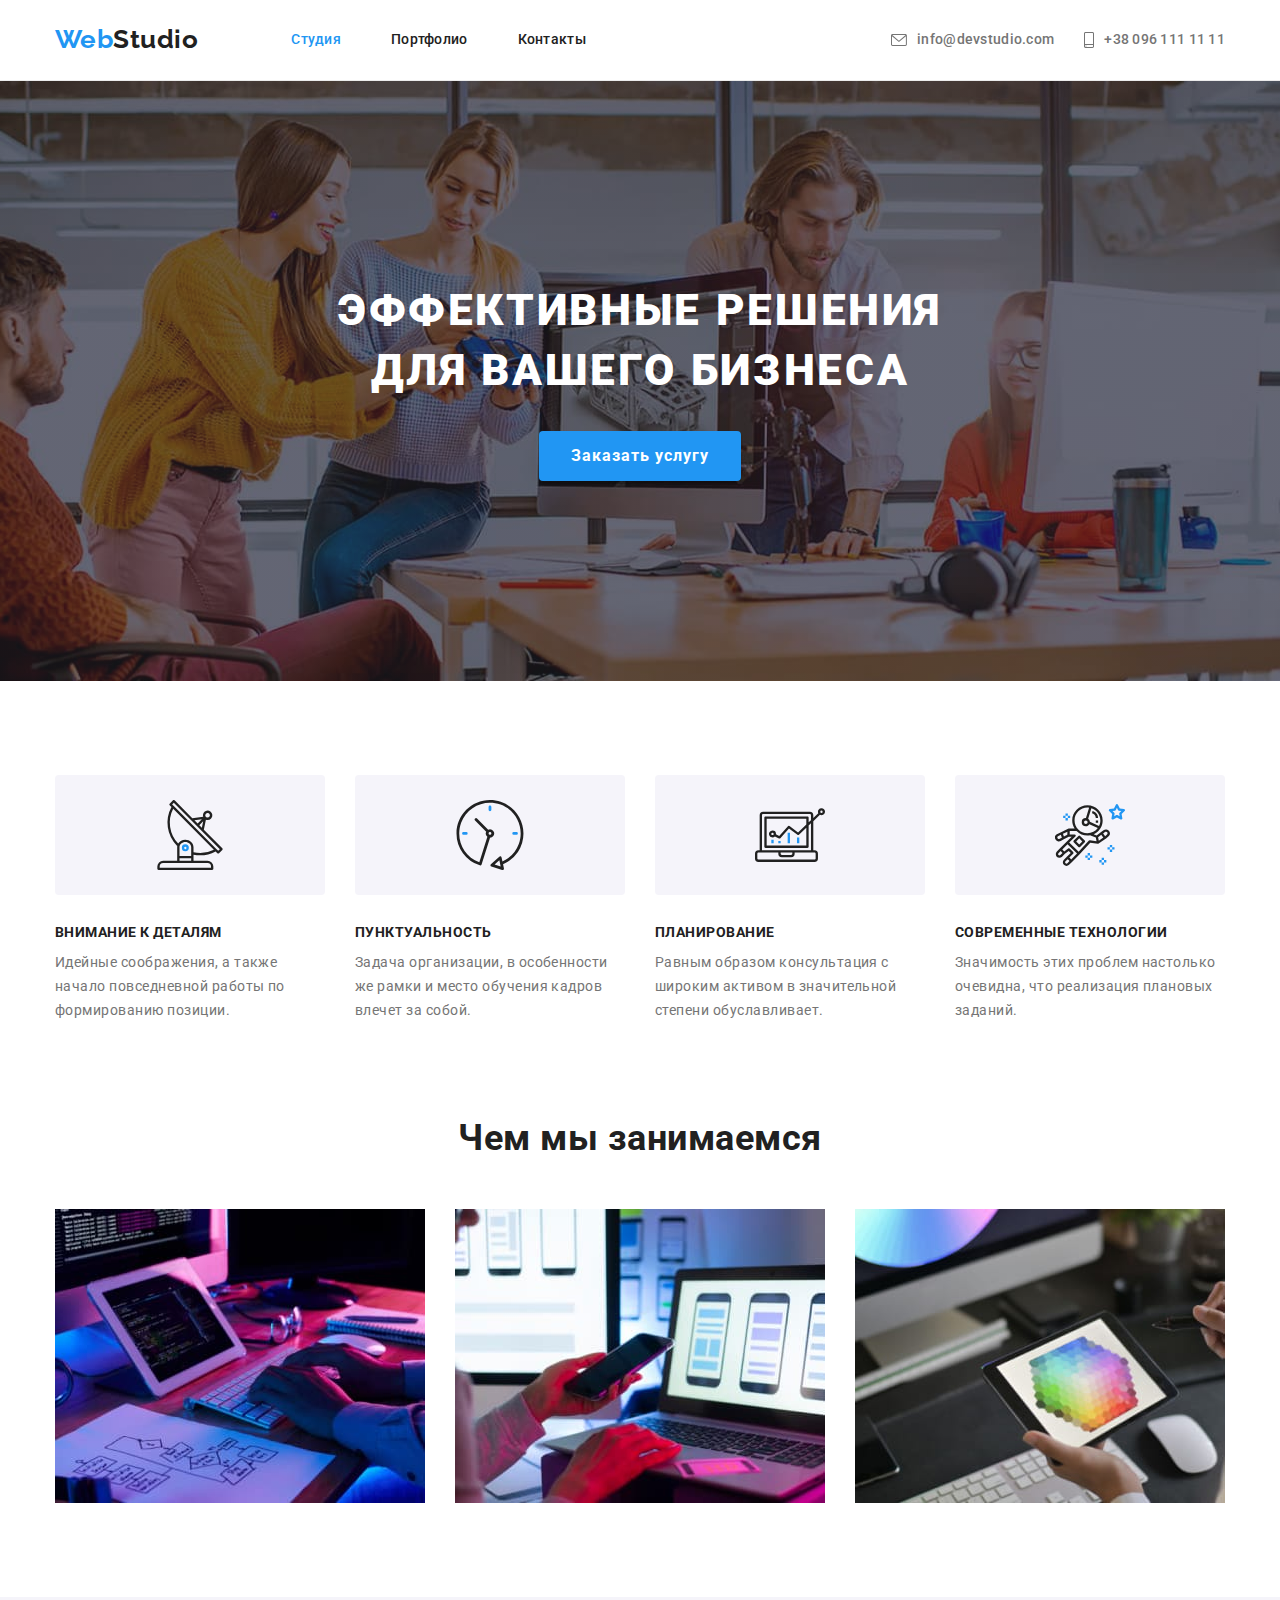
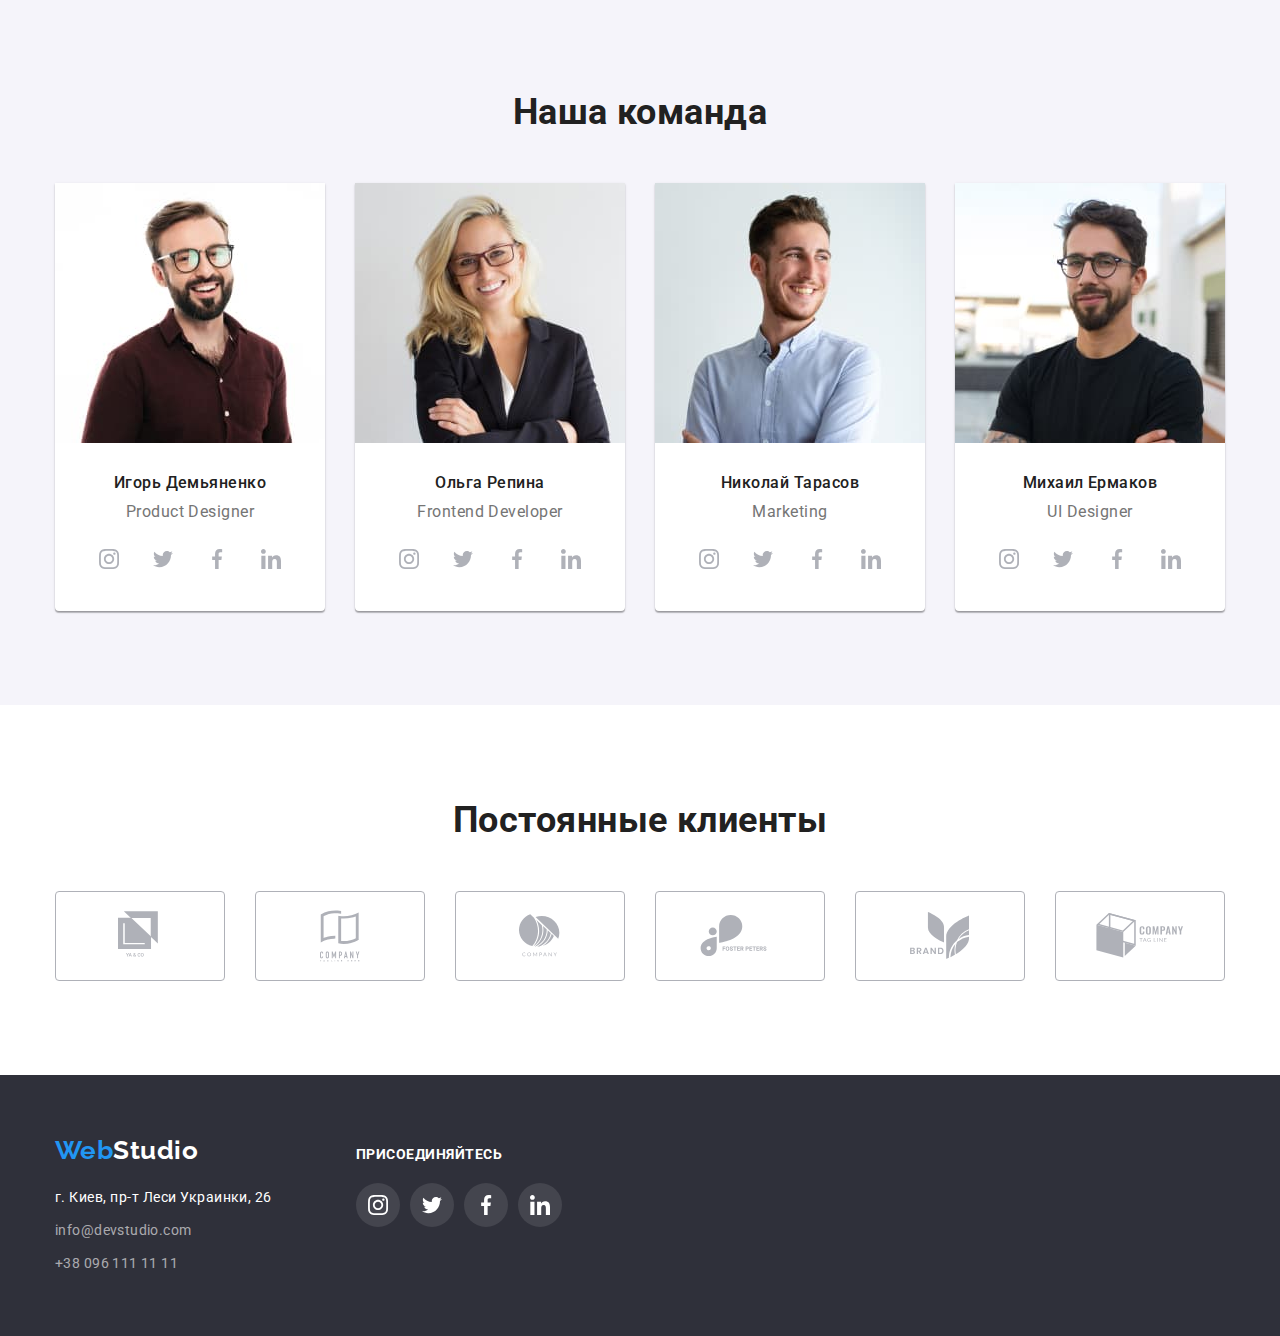
<file: index.html>
<!DOCTYPE html>
<html lang="ru">
<head>
    <meta charset="UTF-8">
    <meta name="viewport" content="width=device-width, initial-scale=1.0">
    <link rel="stylesheet" href="https://cdnjs.cloudflare.com/ajax/libs/modern-normalize/1.0.0/modern-normalize.min.css">
    <link rel="preconnect" href="https://fonts.gstatic.com">
    <link href="https://fonts.googleapis.com/css2?family=Raleway:wght@700&family=Roboto:wght@400;500;700;900&display=swap"
        rel="stylesheet">
    <link rel="stylesheet" href="./css/styles.css">
    <title>Web Studio</title>
</head>
<body>
    <header class="page-header">
        <div class="header-container container">
            <nav class="main-nav">
                <!-- lOGO -->
                <a class="logo header-logo link" href="./index.html"><span class="logo-span">Web</span>Studio</a>
                <!-- lOGO end -->
                <ul class="site-nav list">
                    <li class="nav-item">
                        <a class="link active" href="./index.html">Студия</a>
                    </li>
                    <li class="nav-item">
                        <a class="link" href="./portfolio.html">Портфолио</a>
                    </li>
                    <li class="nav-item">
                        <a class="link" href="#">Контакты</a>
                    </li>
                </ul>
            </nav>
            <ul class="contacts list">
                <li class="contacts-item">
                    <a class="header-contacts link" href="mailto:info@devstudio.com">
                        <svg class="contacts-icon envelope">
                            <use href="./images/sprite.svg#envelope"></use>
                        </svg>
                        info@devstudio.com
                    </a>
                </li>
                <li class="contacts-item">
                    <a class="header-contacts link" href="tel:+380961111111">
                        <svg class="contacts-icon smartphone">
                            <use href="./images/sprite.svg#smartphone"></use>
                        </svg>
                        +38 096 111 11 11
                    </a>
                </li>
            </ul>
        </div>
    </header>
    <main class="page-main">
        <!-- HERO -->
        <section class="hero">
            <div class="hero-container container">
                <h1 class="hero-title">Эффективные решения для вашего бизнеса</h1>
                <button class="button active" type="button">Заказать услугу</button>
            </div>
        </section>
        <!-- HERO end -->

        <!-- ADVANTAGES -->
        <section class="section">
            <div class="advantages-container container">
                <h2 class="visually-hidden">Наши преимущества</h2>
                <ul class="advantages list">
                    <li class="advantages-item antenna">
                        <h3 class="title">Внимание к деталям</h3>
                        <p class="text">Идейные соображения, а также начало повседневной работы по формированию позиции.</p>
                    </li>
                    <li class="advantages-item clock">
                        <h3 class="title">Пунктуальность</h3>
                        <p class="text">Задача организации, в особенности же рамки и место обучения кадров влечет за собой.</p>
                    </li>
                    <li class="advantages-item diagram">
                        <h3 class="title">Планирование</h3>
                        <p class="text">Равным образом консультация с широким активом в значительной степени обуславливает.</p>
                    </li>
                    <li class="advantages-item astronaut">
                        <h3 class="title">Современные технологии</h3>
                        <p class="text">Значимость этих проблем настолько очевидна, что реализация плановых заданий.</p>
                    </li>
                </ul>
            </div>
        </section>
            <!-- ADVANTAGES end -->

            <!-- WHAT WE DO -->
        <section class="section">
            <div class="whatwedo-container container">
                <h2 class="section-title">Чем мы занимаемся</h2>
                <ul class="whatwedo list">
                    <li class="whatwedo-item">
                        <img src="./images/whatwedo/img-1.jpg" alt="человек пишет код на компьютере" width="370">
                    </li>
                    <li class="whatwedo-item">
                        <img src="./images/whatwedo/img-2.jpg"
                            alt="человек с телефоном и ноутбуком тестирует мобильную версию продукта" width="370">
                    </li>
                    <li class="whatwedo-item">
                        <img src="./images/whatwedo/img-3.jpg" alt="человек выбирает цвета из палитры на планшете" width="370">
                    </li>
                </ul>
            </div>
        </section>
        <!-- WHAT WE DO end -->

        <!-- TEAM -->
        <section class="section team">
            <div class="team-container container">
                <h2 class="section-title">Наша команда</h2>
                <ul class="team-list list">
                    <li class="team-item">
                        <img class="photo" src="./images/team/ihor.jpg" alt="фото Игоря" width="270" height="260">
                        <div class="team-description-wrapper">
                            <h3 class="title">Игорь Демьяненко</h3>
                            <p class="position" lang="en">Product Designer</p>
                            <ul class="social-links list">
                                <li class="social-links-item">
                                    <a href="#" class="social-link link">
                                        <svg class="social-icon">
                                            <use href="./images/sprite.svg#instagram"></use>
                                        </svg>
                                    </a>
                                </li>
                                <li class="social-links-item">
                                    <a href="#" class="social-link link">
                                        <svg class="social-icon">
                                            <use href="./images/sprite.svg#twitter"></use>
                                        </svg>
                                    </a>
                                </li>
                                <li class="social-links-item">
                                    <a href="#" class="social-link link">
                                        <svg class="social-icon">
                                            <use href="./images/sprite.svg#facebook"></use>
                                        </svg>
                                    </a>
                                </li>
                                <li class="social-links-item">
                                    <a href="#" class="social-link link">
                                        <svg class="social-icon">
                                            <use href="./images/sprite.svg#linkedin"></use>
                                        </svg>
                                    </a>
                                </li>
                            </ul>
                        </div>
                    </li>
                    <li class="team-item">
                        <img class="photo" src="./images/team/olga.jpg" alt="фото Ольги" width="270" height="260">
                        <div class="team-description-wrapper">
                            <h3 class="title">Ольга Репина</h3>
                            <p class="position" lang="en">Frontend Developer</p>
                            <ul class="social-links list">
                                <li class="social-links-item">
                                    <a href="#" class="social-link link">
                                        <svg class="social-icon">
                                            <use href="./images/sprite.svg#instagram"></use>
                                        </svg>
                                    </a>
                                </li>
                                <li class="social-links-item">
                                    <a href="#" class="social-link link">
                                        <svg class="social-icon">
                                            <use href="./images/sprite.svg#twitter"></use>
                                        </svg>
                                    </a>
                                </li>
                                <li class="social-links-item">
                                    <a href="#" class="social-link link">
                                        <svg class="social-icon">
                                            <use href="./images/sprite.svg#facebook"></use>
                                        </svg>
                                    </a>
                                </li>
                                <li class="social-links-item">
                                    <a href="#" class="social-link link">
                                        <svg class="social-icon">
                                            <use href="./images/sprite.svg#linkedin"></use>
                                        </svg>
                                    </a>
                                </li>
                            </ul>
                        </div>
                    </li>
                    <li class="team-item">
                        <img class="photo" src="./images/team/nikolay.jpg" alt="фото Николая" width="270" height="260">
                        <div class="team-description-wrapper">
                            <h3 class="title">Николай Тарасов</h3>
                            <p class="position" lang="en">Marketing</p>
                            <ul class="social-links list">
                                <li class="social-links-item">
                                    <a href="#" class="social-link link">
                                        <svg class="social-icon">
                                            <use href="./images/sprite.svg#instagram"></use>
                                        </svg>
                                    </a>
                                </li>
                                <li class="social-links-item">
                                    <a href="#" class="social-link link">
                                        <svg class="social-icon">
                                            <use href="./images/sprite.svg#twitter"></use>
                                        </svg>
                                    </a>
                                </li>
                                <li class="social-links-item">
                                    <a href="#" class="social-link link">
                                        <svg class="social-icon">
                                            <use href="./images/sprite.svg#facebook"></use>
                                        </svg>
                                    </a>
                                </li>
                                <li class="social-links-item">
                                    <a href="#" class="social-link link">
                                        <svg class="social-icon">
                                            <use href="./images/sprite.svg#linkedin"></use>
                                        </svg>
                                    </a>
                                </li>
                            </ul>
                        </div>
                    </li>
                    <li class="team-item">
                        <img class="photo" src="./images/team/michael.jpg" alt="фото Михаила" width="270" height="260">
                        <div class="team-description-wrapper">
                            <h3 class="title">Михаил Ермаков</h3>
                            <p class="position" lang="en">UI Designer</p>
                            <ul class="social-links list">
                                <li class="social-links-item">
                                    <a href="#" class="social-link link">
                                        <svg class="social-icon">
                                            <use href="./images/sprite.svg#instagram"></use>
                                        </svg>
                                    </a>
                                </li>
                                <li class="social-links-item">
                                    <a href="#" class="social-link link">
                                        <svg class="social-icon">
                                            <use href="./images/sprite.svg#twitter"></use>
                                        </svg>
                                    </a>
                                </li>
                                <li class="social-links-item">
                                    <a href="#" class="social-link link">
                                        <svg class="social-icon">
                                            <use href="./images/sprite.svg#facebook"></use>
                                        </svg>
                                    </a>
                                </li>
                                <li class="social-links-item">
                                    <a href="#" class="social-link link">
                                        <svg class="social-icon">
                                            <use href="./images/sprite.svg#linkedin"></use>
                                        </svg>
                                    </a>
                                </li>
                            </ul>
                        </div>
                    </li>
                </ul>
            </div>
        </section>
        <!-- TEAM end-->

        <!-- CLIENTS -->
        <section class="section">
            <div class="clients-container container">
                <h2 class="section-title">Постоянные клиенты</h2>
                <ul class="clients list">
                    <li class="clients-item">
                        <a class="clients-icon-link link" href="#">
                            <svg class="clients-icon company-1">
                                <use href="./images/sprite.svg#clients-logo-1"></use>
                            </svg>
                        </a>
                    </li>
                    <li class="clients-item">
                        <a class="clients-icon-link link" href="#">
                            <svg class="clients-icon company-2">
                                <use href="./images/sprite.svg#clients-logo-2"></use>
                            </svg>
                        </a>
                    </li>
                    <li class="clients-item">
                        <a class="clients-icon-link link" href="#">
                            <svg class="clients-icon company-3">
                                <use href="./images/sprite.svg#clients-logo-3"></use>
                            </svg>
                        </a>
                    </li>
                    <li class="clients-item">
                        <a class="clients-icon-link link" href="#">
                            <svg class="clients-icon company-4">
                                <use href="./images/sprite.svg#clients-logo-4"></use>
                            </svg>
                        </a>
                    </li>
                    <li class="clients-item">
                        <a class="clients-icon-link link" href="#">
                            <svg class="clients-icon company-5">
                                <use href="./images/sprite.svg#clients-logo-5"></use>
                            </svg>
                        </a>
                    </li>
                    <li class="clients-item">
                        <a class="clients-icon-link link" href="#">
                            <svg class="clients-icon company-6">
                                <use href="./images/sprite.svg#clients-logo-6"></use>
                            </svg>
                        </a>
                    </li>
                </ul>
            </div>
        </section>
        <!-- CLIENTS end -->
    </main>
    <footer class="page-footer">
        <div class="footer-container container">
            <div class="footer-wrapper">
                <!-- lOGO -->
                <a class="logo footer-logo link" href="./index.html"><span class="logo-span">Web</span>Studio</a>
                <!-- lOGO end -->
                <address class="page-adress">
                    <p class="footer-adress item">г. Киев, пр-т Леси Украинки, 26</p>
                    <a class="footer-contacts link item" href="mailto:info@devstudio.com">info@devstudio.com</a>
                    <a class="footer-contacts link item" href="tel:+380961111111">+38 096 111 11 11</a>
                </address>
            </div>
            <div class="footer-wrapper">
                <p class="title">Присоединяйтесь</p>
                <ul class="social-links list">
                    <li class="social-links-item">
                        <a href="#" class="social-link link">
                            <svg class="social-icon">
                                <use href="./images/sprite.svg#instagram"></use>
                            </svg>
                        </a>
                    </li>
                    <li class="social-links-item">
                        <a href="#" class="social-link link">
                            <svg class="social-icon">
                                <use href="./images/sprite.svg#twitter"></use>
                            </svg>
                        </a>
                    </li>
                    <li class="social-links-item">
                        <a href="#" class="social-link link">
                            <svg class="social-icon">
                                <use href="./images/sprite.svg#facebook"></use>
                            </svg>
                        </a>
                    </li>
                    <li class="social-links-item">
                        <a href="#" class="social-link link">
                            <svg class="social-icon">
                                <use href="./images/sprite.svg#linkedin"></use>
                            </svg>
                        </a>
                    </li>
                </ul>
            </div>
        </div>
    </footer>
</body>
</html>
</file>
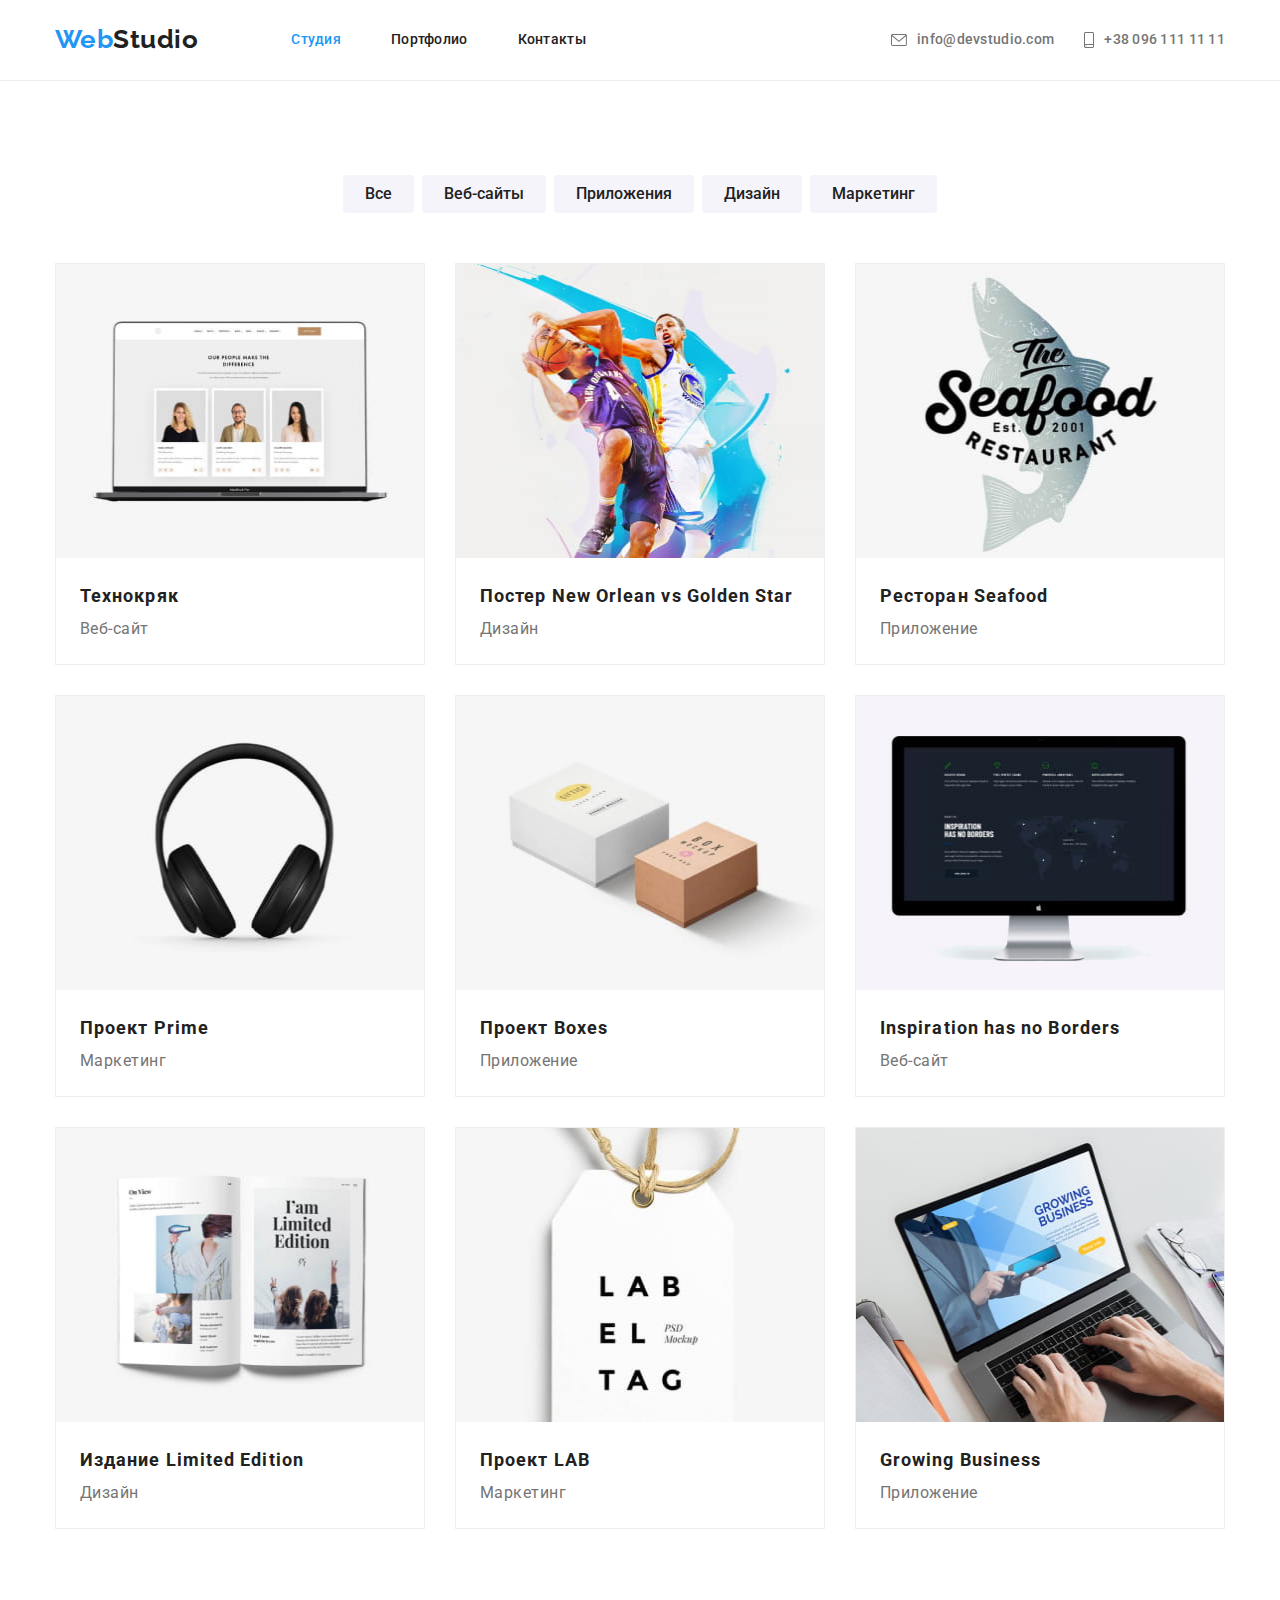
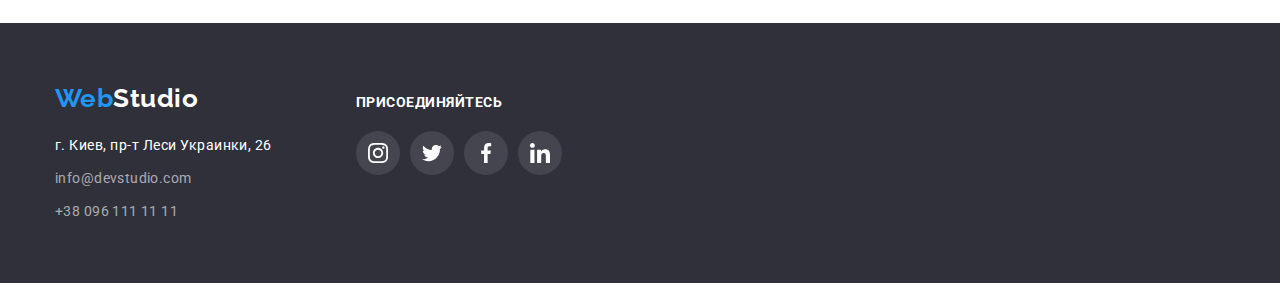
<file: portfolio.html>
<!DOCTYPE html>
<html lang="ru">
<head>
    <meta charset="UTF-8">
    <meta name="viewport" content="width=device-width, initial-scale=1.0">
    <link rel="stylesheet" href="https://cdnjs.cloudflare.com/ajax/libs/modern-normalize/1.0.0/modern-normalize.min.css">
    <link rel="preconnect" href="https://fonts.gstatic.com">
    <link href="https://fonts.googleapis.com/css2?family=Raleway:wght@700&family=Roboto:wght@400;500;700;900&display=swap"
        rel="stylesheet">
    <link href="https://fonts.googleapis.com/css2?family=Roboto:wght@400;500;700;900&display=swap" rel="stylesheet">
    <link rel="stylesheet" href="./css/styles.css">
    <title>Web Studio</title>
</head>
<body>
    <header class="page-header">
        <div class="header-container container">
            <nav class="main-nav">
                <!-- lOGO -->
                <a class="logo header-logo link" href="./index.html"><span class="logo-span">Web</span>Studio</a>
                <!-- lOGO end -->
                <ul class="site-nav list">
                    <li class="nav-item">
                        <a class="link active" href="./index.html">Студия</a>
                    </li>
                    <li class="nav-item">
                        <a class="link" href="./portfolio.html">Портфолио</a>
                    </li>
                    <li class="nav-item">
                        <a class="link" href="#">Контакты</a>
                    </li>
                </ul>
            </nav>
            <ul class="contacts list">
                <li class="contacts-item">
                    <a class="header-contacts link" href="mailto:info@devstudio.com">
                        <svg class="contacts-icon envelope">
                            <use href="./images/sprite.svg#envelope"></use>
                        </svg>
                        info@devstudio.com
                    </a>
                </li>
                <li class="contacts-item">
                    <a class="header-contacts link" href="tel:+380961111111">
                        <svg class="contacts-icon smartphone">
                            <use href="./images/sprite.svg#smartphone"></use>
                        </svg>
                        +38 096 111 11 11
                    </a>
                </li>
            </ul>
        </div>
    </header>
    <main class="page-main">
        <section class="portfolio">
            <div class="portfolio-container container">
                <h1 class="visually-hidden">Портфолио</h1>
                <!-- FILTER-BUTTONS -->
                <ul class="filter-buttons list">
                    <li class="filter-item">
                        <button class="button" type="button">Все</button>
                    </li>
                    <li class="filter-item">
                        <button class="button" type="button">Веб-сайты</button>
                    </li>
                    <li class="filter-item">
                        <button class="button" type="button">Приложения</button>
                    </li>
                    <li class="filter-item">
                        <button class="button" type="button">Дизайн</button>
                    </li>
                    <li class="filter-item">
                        <button class="button" type="button">Маркетинг</button>
                    </li>
                </ul>
                <!-- FILTER-BUTTONS end-->
                
                <!-- PROJECTS -->
                <ul class="project-list list">
                    <li class="project-item">
                        <a class="link" href="">
                            <img width="370" height="294" src="./images/portfolio/img-0.jpg" alt="Картинка с ноутбуком">
                            <div class="project-description-wrapper">
                                <h2 class="title">Технокряк</h2>
                                <p class="description">Веб-сайт</p>
                            </div>
                        </a>
                    </li>
                    <li class="project-item">
                        <a class="link" href="">
                            <img width="370" height="294" src="./images/portfolio/img-1.jpg" alt="Картинка с баскетболистами">
                            <div class="project-description-wrapper">
                                <h2 class="title">Постер <span lang="en">New Orlean vs Golden Star</span></h2>
                                <p class="description">Дизайн</p>
                            </div>
                        </a>
                    </li>
                    <li class="project-item">
                        <a class="link" href="">
                            <img width="370" height="294" src="./images/portfolio/img-2.jpg" alt="Картинка с логотипом ресторана">
                            <div class="project-description-wrapper">
                                <h2 class="title">Ресторан <span lang="en">Seafood</span></h2>
                                <p class="description">Приложение</p>
                            </div>
                        </a>
                    </li>
                    <li class="project-item">
                        <a class="link" href="">
                            <img width="370" height="294" src="./images/portfolio/img-3.jpg" alt="Картинка с наушниками">
                            <div class="project-description-wrapper">
                                <h2 class="title">Проект <span lang="en">Prime</span></h2>
                                <p class="description">Маркетинг</p>
                            </div>
                        </a>
                    </li>
                    <li class="project-item">
                        <a class="link" href="">
                            <img width="370" height="294" src="./images/portfolio/img-4.jpg" alt="Картинка с картонными коробками">
                            <div class="project-description-wrapper">
                                <h2 class="title">Проект <span lang="en">Boxes</span></h2>
                                <p class="description">Приложение</p>
                            </div>
                        </a>
                    </li>
                    <li class="project-item">
                        <a class="link" href="">
                            <img width="370" height="294" src="./images/portfolio/img-5.jpg" alt="Картинка с iMac">
                            <div class="project-description-wrapper">
                                <h2 class="title" lang="en">Inspiration has no Borders</h2>
                                <p class="description">Веб-сайт</p>
                            </div>
                        </a>
                    </li>
                    <li class="project-item">
                        <a class="link" href="">
                            <img width="370" height="294" src="./images/portfolio/img-6.jpg" alt="Картинка с журналом">
                            <div class="project-description-wrapper">
                                <h2 class="title">Издание <span lang="en">Limited Edition</span></h2>
                                <p class="description">Дизайн</p>
                            </div>
                        </a>
                    </li>
                    <li class="project-item">
                        <a class="link" href="">
                            <img width="370" height="294" src="./images/portfolio/img-7.jpg" alt="Картинка с Биркой">
                            <div class="project-description-wrapper">
                                <h2 class="title">Проект <span lang="en">LAB</span></h2>
                                <p class="description">Маркетинг</p>
                            </div>
                        </a>
                    </li>
                    <li class="project-item">
                        <a class="link" href="">
                            <img width="370" height="294" src="./images/portfolio/img-8.jpg" alt="Картинка с ноутбуком">
                            <div class="project-description-wrapper">
                                <h2 class="title" lang="en">Growing Business</h2>
                                <p class="description">Приложение</p>
                            </div>
                        </a>
                    </li>
                </ul>
                <!-- PROJECTS end -->
            </div>
            
        </section>
    </main>
    <footer class="page-footer">
        <div class="footer-container container">
            <div class="footer-wrapper">
                <!-- lOGO -->
                <a class="logo footer-logo link" href="./index.html"><span class="logo-span">Web</span>Studio</a>
                <!-- lOGO end -->
                <address class="page-adress">
                    <p class="footer-adress item">г. Киев, пр-т Леси Украинки, 26</p>
                    <a class="footer-contacts link item" href="mailto:info@devstudio.com">info@devstudio.com</a>
                    <a class="footer-contacts link item" href="tel:+380961111111">+38 096 111 11 11</a>
                </address>
            </div>
            <div class="footer-wrapper">
                <h3 class="title">Присоединяйтесь</h3>
                <ul class="social-links list">
                    <li class="social-links-item">
                        <a href="#" class="social-link link">
                            <svg class="social-icon">
                                <use href="./images/sprite.svg#instagram"></use>
                            </svg>
                        </a>
                    </li>
                    <li class="social-links-item">
                        <a href="#" class="social-link link">
                            <svg class="social-icon">
                                <use href="./images/sprite.svg#twitter"></use>
                            </svg>
                        </a>
                    </li>
                    <li class="social-links-item">
                        <a href="#" class="social-link link">
                            <svg class="social-icon">
                                <use href="./images/sprite.svg#facebook"></use>
                            </svg>
                        </a>
                    </li>
                    <li class="social-links-item">
                        <a href="#" class="social-link link">
                            <svg class="social-icon">
                                <use href="./images/sprite.svg#linkedin"></use>
                            </svg>
                        </a>
                    </li>
                </ul>
            </div>
        </div>
    </footer>
</body>
</html>
</file>
<file: css/styles.css>
:root {
  --card-grid-gap: 30px;

  /* colors */
  --primary-text-color: #757575;
  --title-text-color: #212121;
  --accent-color: #2196f3;
  --main-bg-color: #ffffff;
  --secondary-light-bg-color: #f5f4fa;
  --secondary-dark-bg-color: #2f303a;
  --icon-light-grey-color: #afb1b8;

  /* fonts */
  --main-font-family: 'Roboto', sans-serif;
  --logo-font-family: 'Raleway', sans-serif;

  /* shadows */
  --shadow-team-card: 0px 1px 3px rgba(0, 0, 0, 0.12),
    0px 1px 1px rgba(0, 0, 0, 0.14), 0px 2px 1px rgba(0, 0, 0, 0.2);

  --shadow-portfolio-card-hover: 0px 1px 1px rgba(0, 0, 0, 0.12),
    0px 4px 4px rgba(0, 0, 0, 0.06), 1px 4px 6px rgba(0, 0, 0, 0.16);

  --shadow-filter-button-hover: 0px 3px 1px rgba(0, 0, 0, 0.1),
    0px 1px 2px rgba(0, 0, 0, 0.08), 0px 2px 2px rgba(0, 0, 0, 0.12);

  /* temporary border */
  --tborder: 1px solid #086879;
}
/* ============================== */

/* RESETS */
img {
  display: block;
  max-width: 100%;
}

h1,
h2,
h3,
h4,
h5,
h6,
p {
  margin: 0;
}

ul,
li {
  margin: 0;
  padding: 0;
}

.list {
  list-style: none;
}

.link {
  text-decoration: none;
}

.page-adress {
  font-style: normal;
}
/* RESETS end */
/* ============================== */

/* COMMON STYLES */
body {
  margin: auto;
  color: var(--primary-text-color);
  background-color: var(--main-bg-color);

  font-weight: 400;
  font-family: var(--main-font-family);
  letter-spacing: 0.03em;
}

.container {
  width: 1200px;
  margin: 0 auto;
  padding-top: 94px;
  padding-bottom: 94px;
  padding-left: 15px;
  padding-right: 15px;
}

/* hide headings */
.visually-hidden {
  position: absolute !important;
  clip: rect(1px 1px 1px 1px); /* IE6, IE7 */
  clip: rect(1px, 1px, 1px, 1px);
  padding: 0 !important;
  border: 0 !important;
  height: 1px !important;
  width: 1px !important;
  overflow: hidden;
}

/* logo  */
.logo {
  font-weight: 700;
  font-size: 26px;
  font-family: var(--logo-font-family);
  line-height: 1.19;
}

.header-logo .logo-span,
.footer-logo .logo-span {
  color: var(--accent-color);
}

/* buttons */
.button {
  color: var(--title-text-color);
  background-color: var(--secondary-light-bg-color);

  font-weight: 500;
  font-family: inherit;
  font-size: 16px;
  line-height: 1.62;
  display: inline-block;
  border: 0;
  border-radius: 4px;
}

.button:hover,
.button:focus,
.button.active {
  color: var(--main-bg-color);
  background-color: var(--accent-color);
  box-shadow: var(--shadow-filter-button-hover);
}

/* social-links */
.social-links {
  display: flex;
  justify-content: center;
  flex-wrap: wrap;
  margin-right: -10px;
}

.social-links-item {
  width: 44px;
  height: 44px;
  margin-right: 10px;
}

.social-link {
  display: flex;
  justify-content: center;
  align-items: center;
  width: 100%;
  height: 100%;

  border-radius: 50%;
}

.social-icon {
  width: 20px;
  height: 20px;

  fill: currentColor;
}

/* section */
.section .section-title {
  margin-top: 0;
  margin-bottom: 50px;

  color: var(--title-text-color);

  font-weight: 700;
  font-size: 36px;
  line-height: 1.17;
  text-align: center;
}

/* COMMON STYLES end */
/* ============================== */

/* HEADER */
.page-header {
  border-bottom: 1px solid #ececec;
}
.header-container {
  display: flex;
  align-items: center;
  justify-content: space-between;
  padding-top: 0;
  padding-bottom: 0;
}

.header-logo {
  margin-right: 93px;
  padding-top: 24px;
  padding-bottom: 25px;
  color: var(--title-text-color);
}

/* site nav */
.main-nav {
  display: flex;
  align-items: center;
}

.site-nav {
  display: flex;
}

.nav-item:not(:last-child) {
  margin-right: 50px;
}

.site-nav .link {
  display: block;
  padding-top: 32px;
  padding-bottom: 32px;

  color: var(--title-text-color);
  font-weight: 500;
  font-size: 14px;
  line-height: 1.14;
  letter-spacing: 0.02em;
}

.site-nav .link:hover,
.site-nav .link:focus {
  color: var(--accent-color);
}

.site-nav .active {
  color: var(--accent-color);
}

/* contacts */
.contacts {
  display: flex;
}

.contacts-item:not(:last-child) {
  margin-right: 30px;
}

.contacts-icon {
  display: flex;
  justify-content: center;
  align-items: center;
  margin-right: 10px;
  fill: currentColor;
}

.contacts-icon.envelope {
  width: 16px;
  height: 12px;
}

.contacts-icon.smartphone {
  width: 10px;
  height: 16px;
}

.header-contacts {
  display: flex;
  align-items: center;
  padding-top: 32px;
  padding-bottom: 32px;

  color: var(--primary-text-color);
  font-weight: 500;
  font-size: 14px;
  line-height: 1.14;
  letter-spacing: 0.02em;
}

.header-contacts:hover,
.header-contacts:focus {
  color: var(--accent-color);
}

.header-contacts:hover .contacts-icon {
  fill: var(--accent-color);
}
/* HEADER end */
/* ============================== */

/* HERO */
.hero {
  max-width: 1600px;
  margin: 0 auto;
  color: var(--main-bg-color);
  background-color: var(--secondary-dark-bg-color);
  background-image: linear-gradient(
      rgba(47, 48, 58, 0.4),
      rgba(47, 48, 58, 0.4)
    ),
    url(../images/hero/hero-bg.jpg);
  background-position: center;
  object-fit: cover;
}

.hero-container {
  padding: 200px 0;
  text-align: center;
}

.hero-title {
  width: 700px;
  margin-bottom: 30px;
  margin-left: auto;
  margin-right: auto;

  font-weight: 900;
  font-size: 44px;
  line-height: 1.36;
  text-align: center;
  letter-spacing: 0.06em;
  text-transform: uppercase;
}

.hero .button {
  min-width: 200px;
  min-height: 50px;
  padding: 10px 32px;
  font-weight: 700;
  font-size: 16px;
  line-height: 1.88;
  letter-spacing: 0.06em;
}

.hero .button:hover {
  cursor: pointer;
}
/* HERO end */
/* ============================== */

/* ADVANTAGES */
.advantages {
  display: flex;
  flex-wrap: wrap;
  margin-right: calc(-1 * var(--card-grid-gap));
  margin-bottom: calc(-1 * var(--card-grid-gap));
}

.advantages-item {
  width: calc(100% / 4 - var(--card-grid-gap));
  margin-right: var(--card-grid-gap);
  margin-bottom: var(--card-grid-gap);
}

.advantages-item::before {
  content: '';
  display: block;
  width: 270px;
  height: 120px;
  margin-bottom: 30px;

  background-color: var(--secondary-light-bg-color);
  background-repeat: no-repeat;
  background-position: center;
  border-radius: 4px;
}

.antenna::before {
  background-image: url(../images/advantages/antenna.svg);
}

.clock::before {
  background-image: url(../images/advantages/clock.svg);
}

.diagram::before {
  background-image: url(../images/advantages/diagram.svg);
}

.astronaut::before {
  background-image: url(../images/advantages/astronaut.svg);
}

.advantages .title {
  margin-bottom: 10px;

  color: var(--title-text-color);
  font-weight: 700;
  font-size: 14px;
  line-height: 1.14;
  text-transform: uppercase;
}

.advantages .text {
  font-size: 14px;
  line-height: 1.71;
}
/* ADVANTAGES end */
/* ============================== */

/* WHAT WE DO */
.whatwedo-container {
  padding-top: 0;
}

.whatwedo {
  display: flex;
  flex-wrap: wrap;
  margin-right: calc(-1 * var(--card-grid-gap));
  margin-bottom: calc(-1 * var(--card-grid-gap));
}

.whatwedo-item {
  width: calc(100% / 3 - var(--card-grid-gap));
  margin-right: var(--card-grid-gap);
  margin-bottom: var(--card-grid-gap);
}
/* WHAT WE DO end */
/* ============================== */

/* TEAM */
.team {
  background-color: var(--secondary-light-bg-color);
}

.team-list {
  display: flex;
  flex-wrap: wrap;
  margin-right: calc(-1 * var(--card-grid-gap));
  margin-bottom: calc(-1 * var(--card-grid-gap));
}

.team-item {
  width: calc(100% / 4 - var(--card-grid-gap));
  margin-right: var(--card-grid-gap);
  margin-bottom: var(--card-grid-gap);

  background-color: var(--main-bg-color);
  border-radius: 0 0 4px 4px;
  box-shadow: var(--shadow-team-card);
}

.team-description-wrapper {
  padding-top: 30px;
  padding-bottom: 30px;
  padding-left: 15px;
  padding-right: 15px;
}

.team .title {
  margin-bottom: 10px;
  color: var(--title-text-color);
  font-weight: 500;
  font-size: 16px;
  line-height: 1.19;
  text-align: center;
}

.team .position {
  margin-bottom: 16px;

  font-size: 16px;
  line-height: 1.19;
  text-align: center;
}

/* social icon colors */
.team .social-link {
  color: var(--icon-light-grey-color);
  background-color: var(--main-bg-color);
}

.social-link:hover,
.social-link:focus {
  color: var(--main-bg-color);
  background-color: var(--accent-color);
}
/* TEAM end */
/* ============================== */

/* CLIENTS */
.clients {
  display: flex;
  margin-right: calc(-1 * var(--card-grid-gap));
  align-items: center;
}

.clients-item {
  width: calc(100% / 6 - var(--card-grid-gap));
  height: 90px;
  margin-right: var(--card-grid-gap);

  color: var(--primary-text-color);
}

.clients-icon-link {
  display: flex;
  justify-content: center;
  align-items: center;
  width: 100%;
  height: 100%;

  color: var(--icon-light-grey-color);

  border: 1px solid var(--icon-light-grey-color);
  border-radius: 4px;
}

.clients-icon-link:hover,
.clients-icon-link:focus {
  color: var(--accent-color);
  border: 1px solid var(--accent-color);
}

.clients-icon {
  width: 80px;
  height: 50px;
  fill: currentColor;
}

.clients-icon.company-1 {
  width: 44px;
  height: 49px;
}

.clients-icon.company-2 {
  width: 40px;
  height: 52px;
}

.clients-icon.company-3 {
  width: 41px;
  height: 43px;
}

.clients-icon.company-4 {
  width: 80px;
  height: 42px;
}

.clients-icon.company-5 {
  width: 59px;
  height: 47px;
}

.clients-icon.company-6 {
  width: 88px;
  height: 45px;
}
/* CLIENTS end */
/* ============================== */

/* FOOTER */
.page-footer {
  color: var(--main-bg-color);
  background-color: var(--secondary-dark-bg-color);
}

.footer-container {
  display: flex;
  align-items: baseline;
  padding-top: 60px;
  padding-bottom: 60px;

  color: var(--main-bg-color);
}

.footer-wrapper {
  margin-right: 70px;
}

.page-adress {
  min-width: 231px;
}

.page-adress .item:not(:last-child) {
  margin-bottom: 9px;
}

.footer-adress {
  font-size: 14px;
  line-height: 1.71;
}

.footer-logo {
  display: block;
  margin-bottom: 20px;
  color: var(--main-bg-color);
}

.footer-contacts {
  display: block;
  color: rgba(255, 255, 255, 0.6);
  font-size: 14px;
  line-height: 1.71;
  letter-spacing: 0.03em;
}

.footer-contacts:hover,
.footer-contacts:focus {
  color: var(--accent-color);
}

.page-footer .title {
  margin-bottom: 20px;

  color: var(--main-bg-color);
  font-weight: 700;
  font-size: 14px;
  line-height: 1.14;
  text-transform: uppercase;
}

/* social icon colors */
.page-footer .social-link {
  color: var(--main-bg-color);
  background-color: rgba(255, 255, 255, 0.1);
}

.page-footer .social-link:hover,
.page-footer .social-link:focus {
  color: var(--main-bg-color);
  background-color: var(--accent-color);
}
/* FOOTER end */
/* ============================== */
/* ============================== */

/* PORTFOLIO */
.filter-buttons {
  display: flex;
  justify-content: center;
  margin-bottom: 50px;
}

.filter-item:not(:last-child) {
  margin-right: 8px;
}

.filter-buttons .button {
  min-height: 38px;
  padding: 6px 22px;
}

.project-list {
  display: flex;
  flex-wrap: wrap;
  margin-right: calc(-1 * var(--card-grid-gap));
  margin-bottom: calc(-1 * var(--card-grid-gap));
}

.project-item {
  flex-basis: calc(100% / 3 - var(--card-grid-gap));
  margin-right: var(--card-grid-gap);
  margin-bottom: var(--card-grid-gap);

  border: 1px solid #eeeeee;
}

.project-item .link {
  display: block;
}

.project-item .link:hover,
.project-item .link:focus {
  box-shadow: var(--shadow-portfolio-card-hover);
}

.project-list .title {
  color: var(--title-text-color);
  font-weight: 700;
  font-size: 18px;
  line-height: 2;
  letter-spacing: 0.06em;
}

.project-list .description {
  color: var(--primary-text-color);
  font-size: 16px;
  line-height: 1.87;
}

.project-description-wrapper {
  padding: 20px 24px;

  background-color: var(--main-bg-color);
}
</file>
